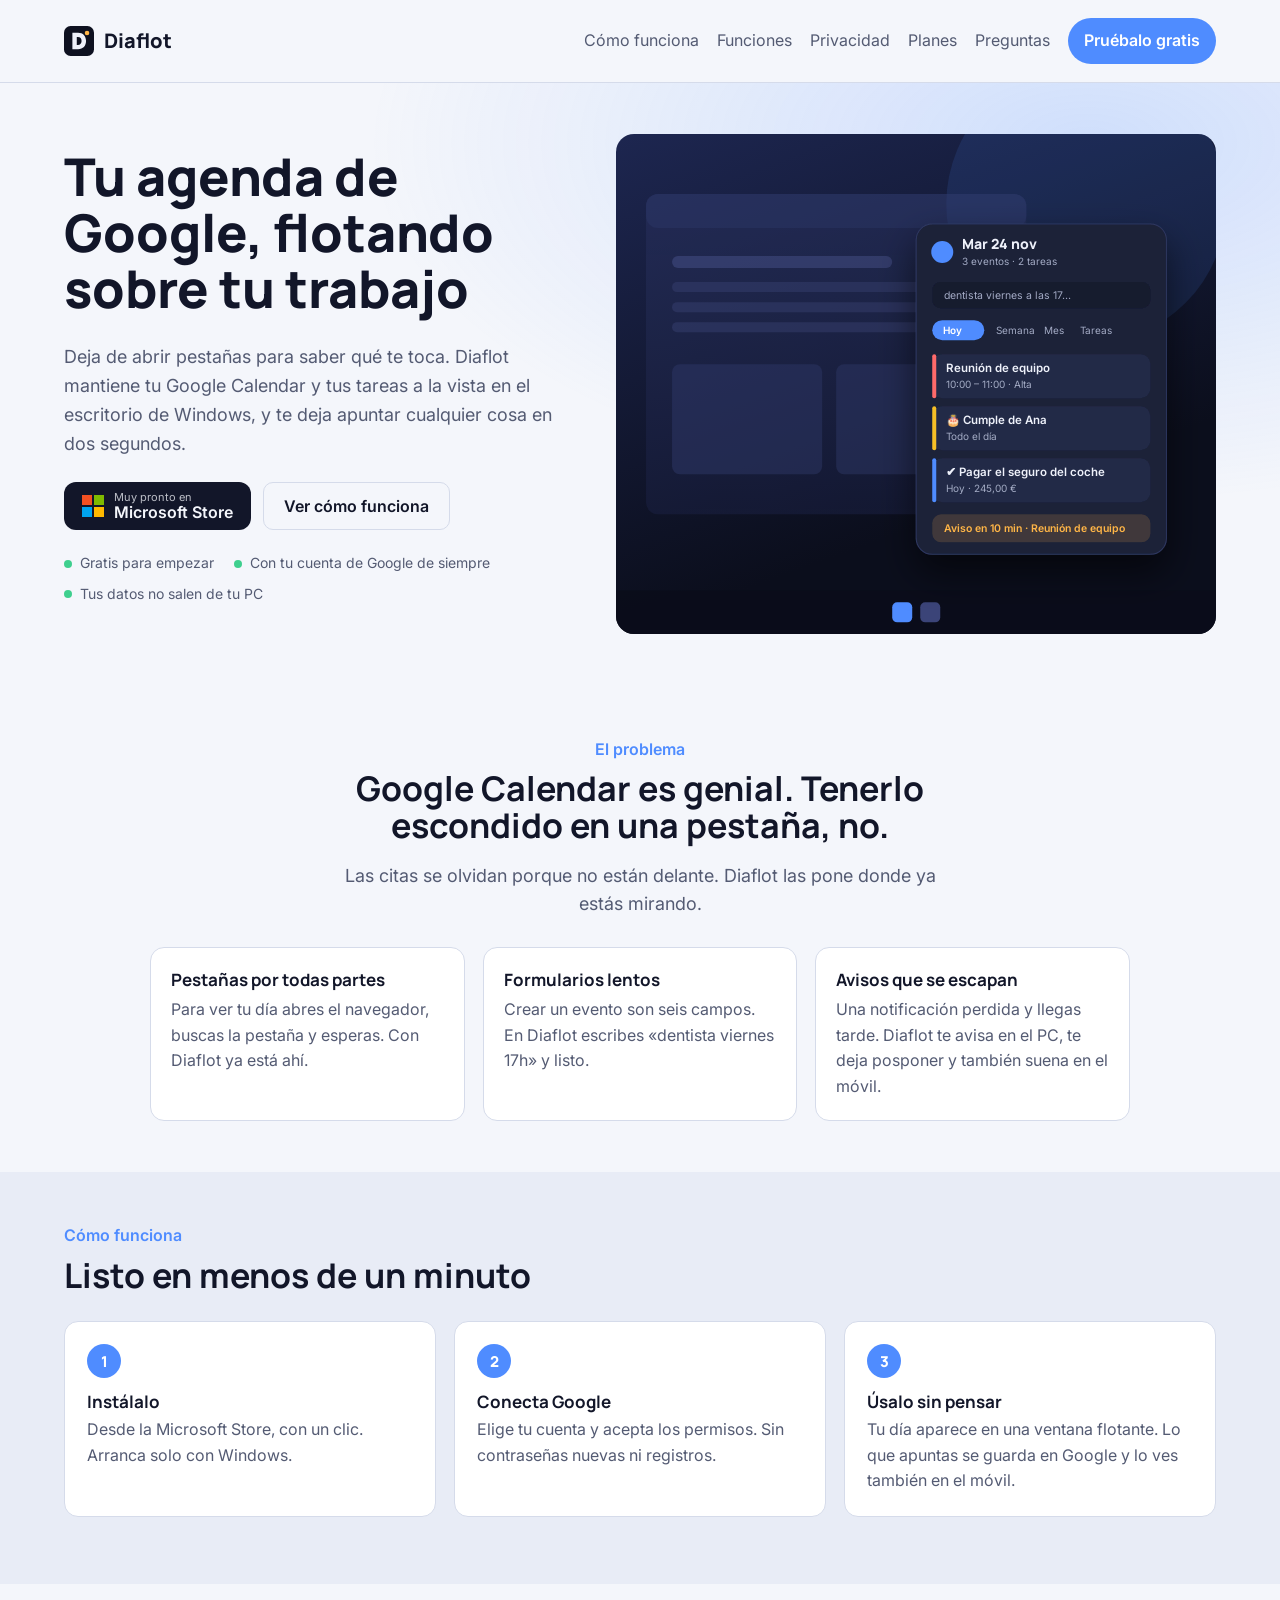
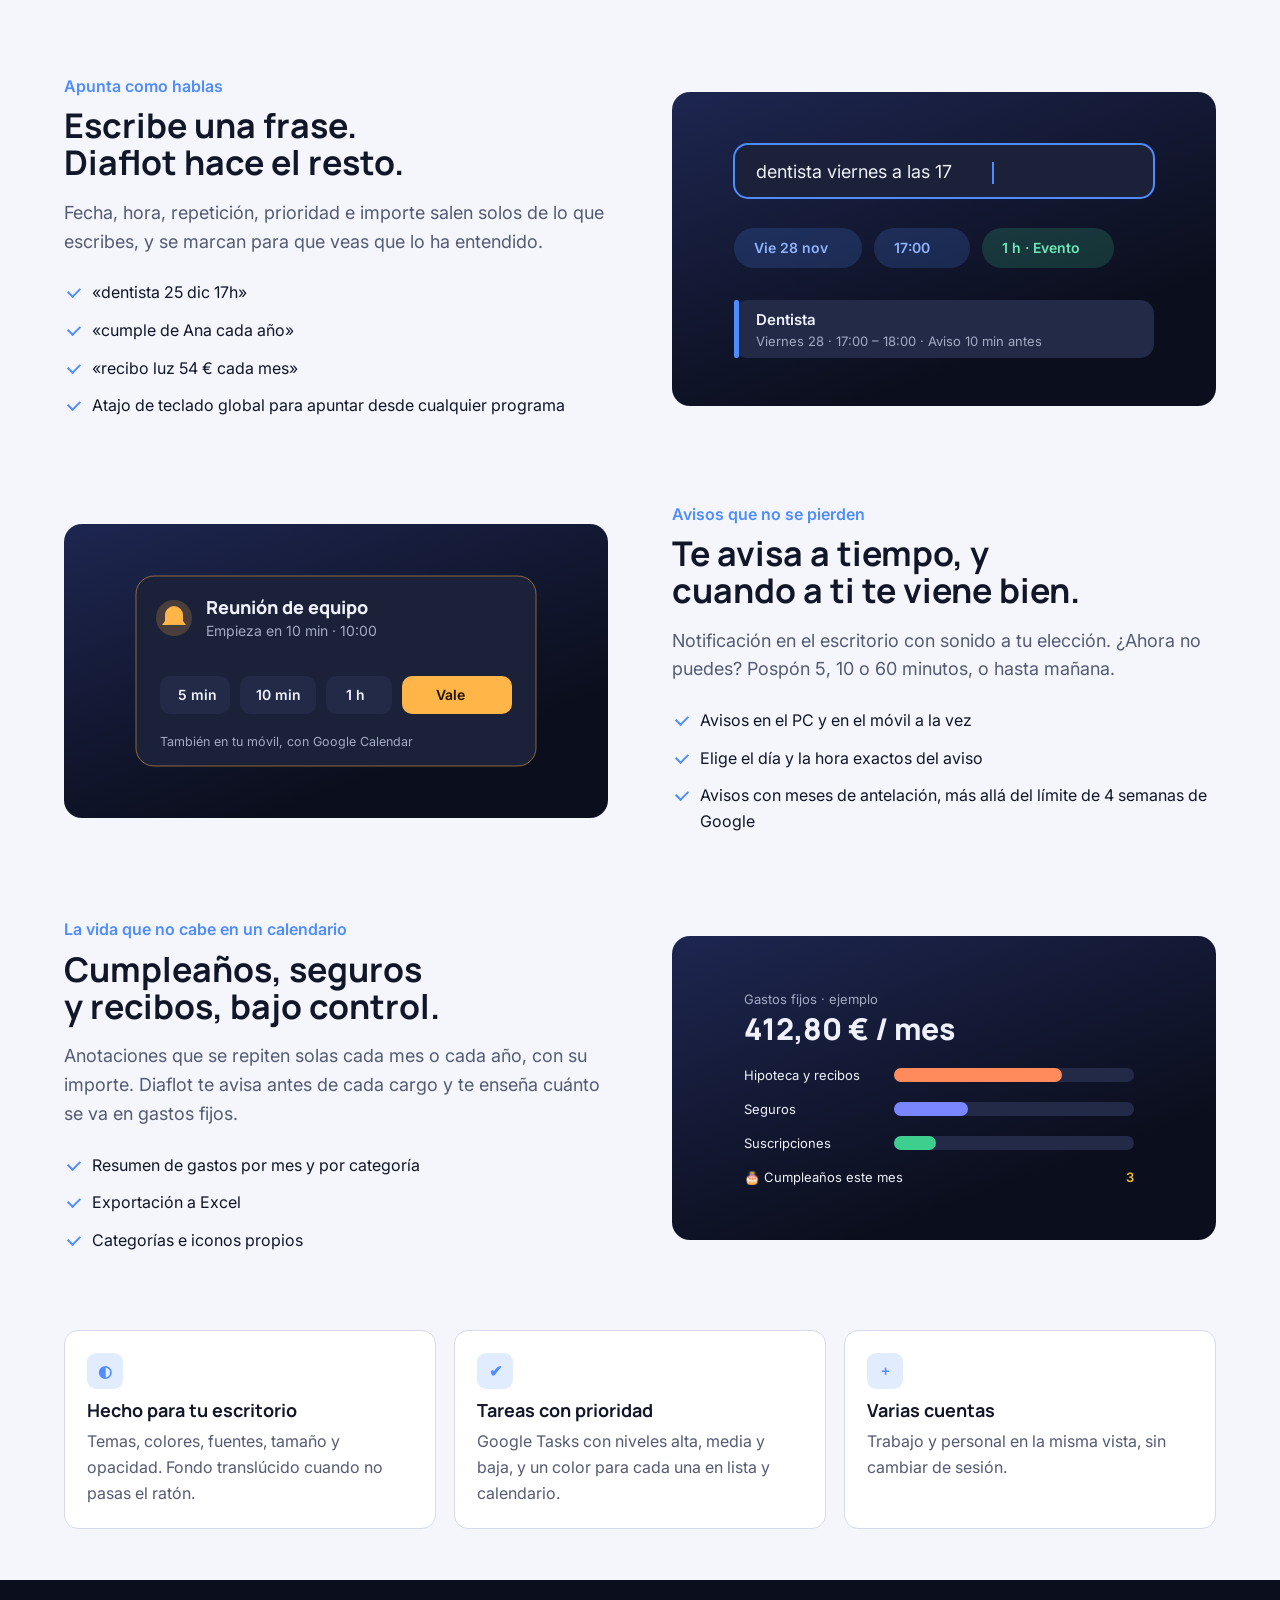
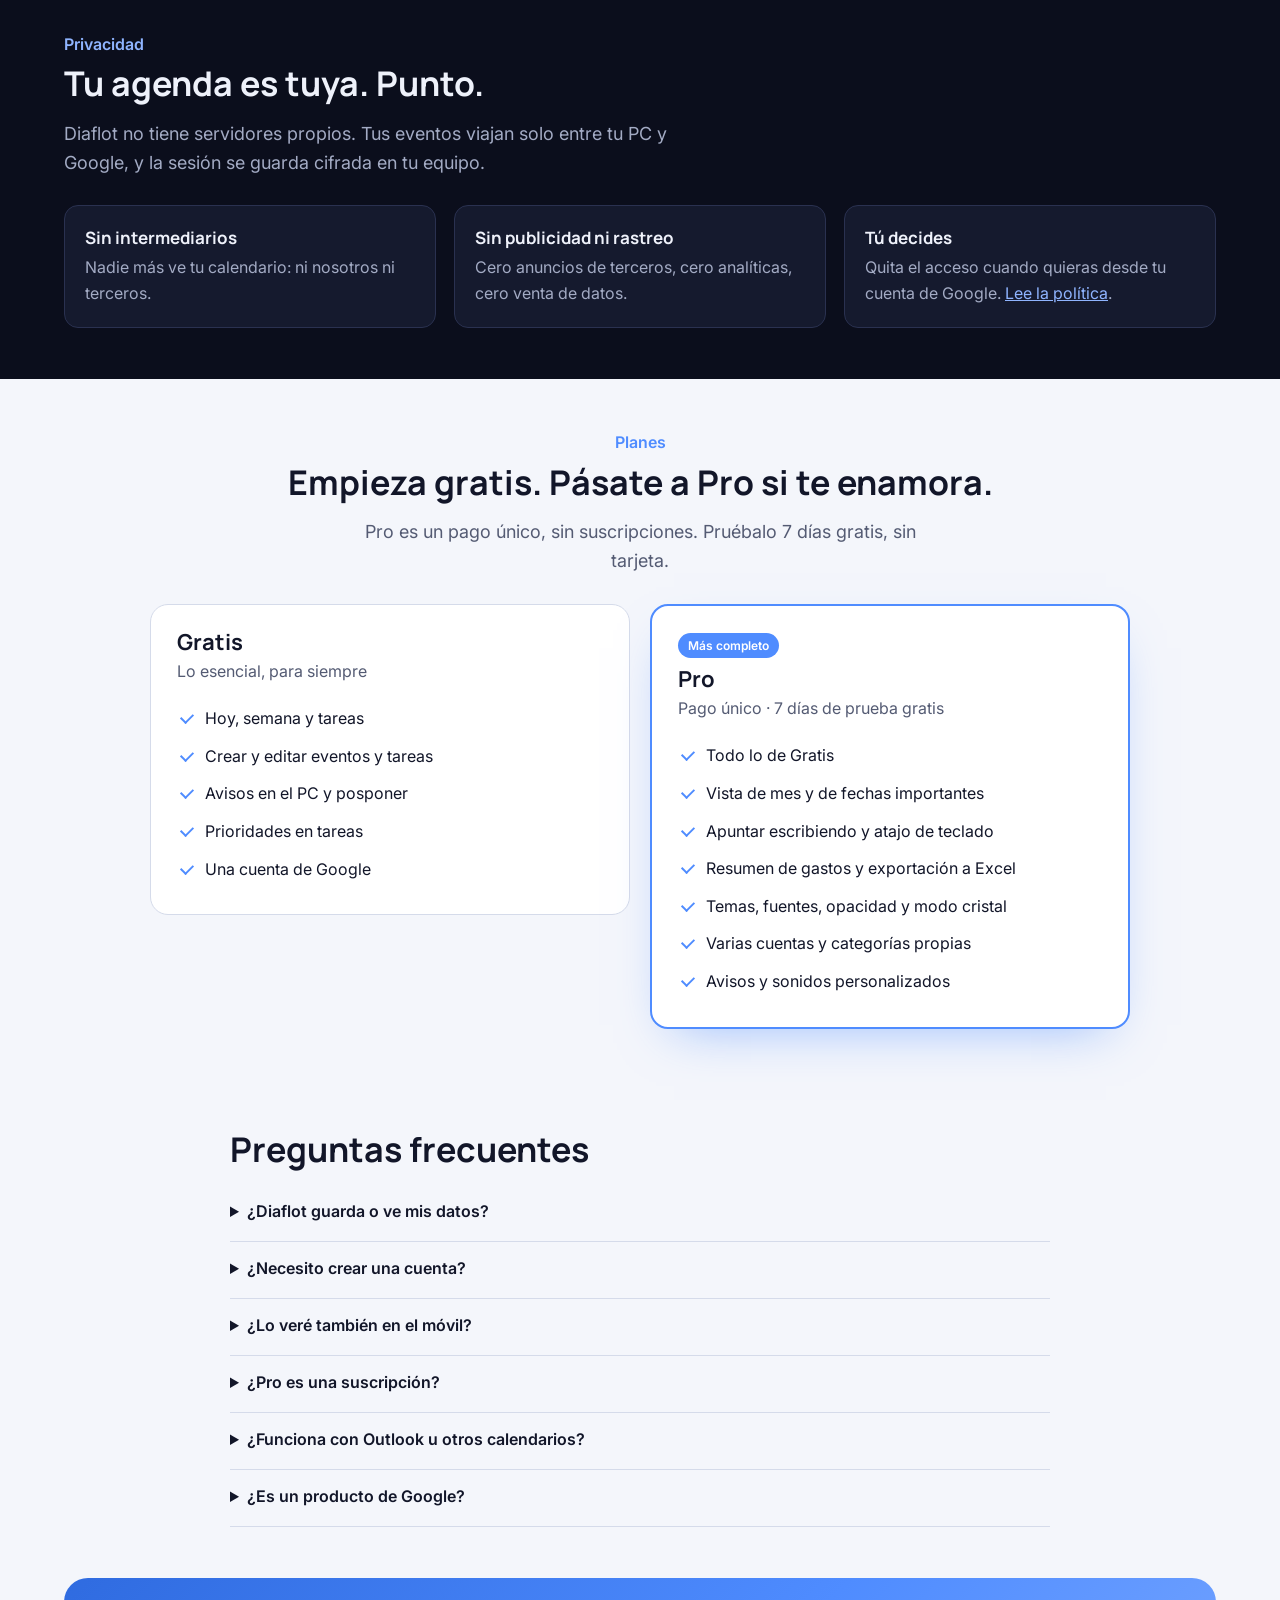
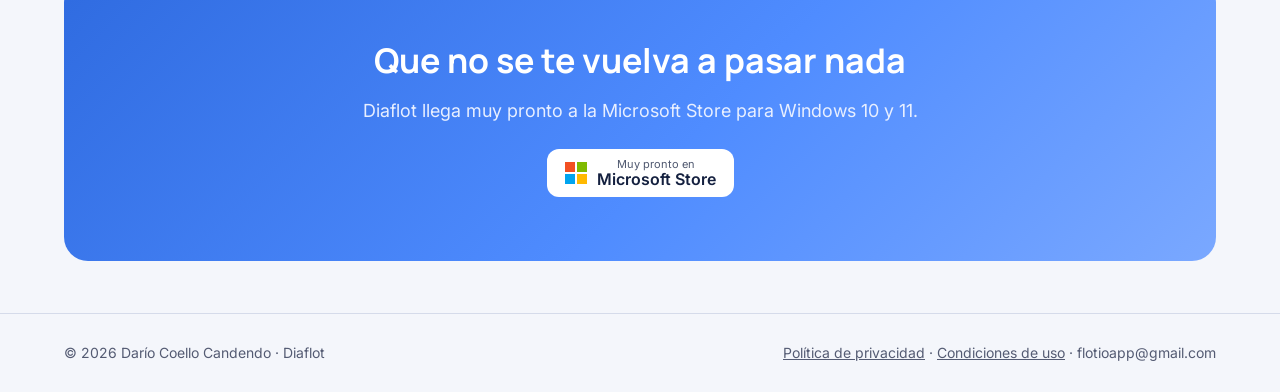
<file: index.html>
<!DOCTYPE html>
<html lang="es"><head><meta charset="utf-8"><meta name="viewport" content="width=device-width,initial-scale=1">
<link rel="preconnect" href="https://fonts.googleapis.com"><link href="https://fonts.googleapis.com/css2?family=Inter:wght@400;600&family=Manrope:wght@700;800&display=swap" rel="stylesheet">
<link rel="stylesheet" href="style.css">
<title>Diaflot – Agenda flotante</title><link rel="icon" href="favicon.svg" type="image/svg+xml"><link rel="apple-touch-icon" href="apple-touch-icon.png">
<meta name="description" content="Diaflot pone tu Google Calendar y Google Tasks en una agenda flotante sobre el escritorio de Windows. Apunta escribiendo como hablas y no vuelvas a olvidar nada.">
</head><body>
<header class="top"><a class="logo" href="index.html"><svg viewBox="0 0 1024 1024" aria-hidden="true"><rect width="1024" height="1024" rx="225" fill="#0e1120"/><path fill="#eef1fa" fill-rule="evenodd" d="M286 232H480C652 232 752 350 752 512C752 674 652 792 480 792H286Z M436 376H474C556 376 600 432 600 512C600 592 556 648 474 648H436Z"/><circle cx="786" cy="240" r="78" fill="#ffb547"/></svg> Diaflot</a><nav><a href="#como">Cómo funciona</a><a href="#funciones">Funciones</a><a href="#privacidad">Privacidad</a><a href="#planes">Planes</a><a href="#preguntas">Preguntas</a><a class="navcta" href="#planes">Pruébalo gratis</a></nav></header>
<main>
<section class="band hero-band"><div class="wrap hero">
 <div>
  <h1>Tu agenda de Google, flotando sobre tu trabajo</h1>
  <p class="lead">Deja de abrir pestañas para saber qué te toca. Diaflot mantiene tu Google Calendar y tus tareas a la vista en el escritorio de Windows, y te deja apuntar cualquier cosa en dos segundos.</p>
  <div class="cta"><a class="store" href="#planes"><svg width="22" height="22" viewBox="0 0 22 22" aria-hidden="true"><rect width="10" height="10" fill="#f25022"/><rect x="12" width="10" height="10" fill="#7fba00"/><rect y="12" width="10" height="10" fill="#00a4ef"/><rect x="12" y="12" width="10" height="10" fill="#ffb900"/></svg><span><small>Muy pronto en</small>Microsoft Store</span></a><a class="btn" href="#como">Ver cómo funciona</a></div>
  <ul class="trust"><li>Gratis para empezar</li><li>Con tu cuenta de Google de siempre</li><li>Tus datos no salen de tu PC</li></ul>
 </div>
 <div class="scene" role="img" aria-label="Agenda Diaflot flotando sobre un escritorio de Windows">
  <svg viewBox="0 0 600 500">
   <defs><linearGradient id="win" x1="0" y1="0" x2="0" y2="1"><stop offset="0" stop-color="#2a3360"/><stop offset="1" stop-color="#1a2042"/></linearGradient>
   <filter id="sh" x="-30%" y="-30%" width="160%" height="160%"><feDropShadow dx="0" dy="18" stdDeviation="18" flood-color="#000" flood-opacity=".55"/></filter></defs>
   <circle cx="470" cy="70" r="140" fill="#4f8cff" opacity=".12"/>
   <g opacity=".55"><rect x="30" y="60" width="380" height="320" rx="12" fill="url(#win)"/><rect x="30" y="60" width="380" height="34" rx="12" fill="#323c70"/>
   <rect x="56" y="122" width="220" height="12" rx="6" fill="#4a5590"/><rect x="56" y="148" width="300" height="10" rx="5" fill="#3b4478"/><rect x="56" y="168" width="270" height="10" rx="5" fill="#3b4478"/><rect x="56" y="188" width="310" height="10" rx="5" fill="#3b4478"/><rect x="56" y="230" width="150" height="110" rx="8" fill="#323c70"/><rect x="220" y="230" width="160" height="110" rx="8" fill="#323c70"/></g>
   <rect x="0" y="456" width="600" height="44" fill="#0a0d1a" opacity=".9"/><rect x="276" y="468" width="20" height="20" rx="5" fill="#4f8cff"/><rect x="304" y="468" width="20" height="20" rx="5" fill="#3b4478"/>
   <g class="float" filter="url(#sh)">
    <rect x="300" y="90" width="250" height="330" rx="16" fill="#1b2138" stroke="#2f3860"/>
    <circle cx="326" cy="118" r="11" fill="#4f8cff"/><text x="346" y="115" fill="#eef1fa" font-family="Manrope,sans-serif" font-weight="800" font-size="14">Mar 24 nov</text><text x="346" y="131" fill="#a3abc4" font-family="Inter,sans-serif" font-size="10">3 eventos · 2 tareas</text>
    <rect x="316" y="148" width="218" height="26" rx="8" fill="#151a2e"/><text x="328" y="165" fill="#a3abc4" font-family="Inter,sans-serif" font-size="10.5">dentista viernes a las 17…</text>
    <rect x="316" y="186" width="52" height="20" rx="10" fill="#4f8cff"/><text x="327" y="200" fill="#fff" font-family="Inter,sans-serif" font-size="10" font-weight="600">Hoy</text><text x="380" y="200" fill="#a3abc4" font-family="Inter,sans-serif" font-size="10">Semana</text><text x="428" y="200" fill="#a3abc4" font-family="Inter,sans-serif" font-size="10">Mes</text><text x="464" y="200" fill="#a3abc4" font-family="Inter,sans-serif" font-size="10">Tareas</text>
    <g font-family="Inter,sans-serif">
     <rect x="316" y="220" width="218" height="44" rx="10" fill="#222a47"/><rect x="316" y="220" width="4" height="44" rx="2" fill="#ff6b6b"/><text x="330" y="238" fill="#eef1fa" font-size="11.5" font-weight="600">Reunión de equipo</text><text x="330" y="254" fill="#a3abc4" font-size="10">10:00 – 11:00 · Alta</text>
     <rect x="316" y="272" width="218" height="44" rx="10" fill="#222a47"/><rect x="316" y="272" width="4" height="44" rx="2" fill="#f6bf26"/><text x="330" y="290" fill="#eef1fa" font-size="11.5" font-weight="600">🎂 Cumple de Ana</text><text x="330" y="306" fill="#a3abc4" font-size="10">Todo el día</text>
     <rect x="316" y="324" width="218" height="44" rx="10" fill="#222a47"/><rect x="316" y="324" width="4" height="44" rx="2" fill="#4f8cff"/><text x="330" y="342" fill="#eef1fa" font-size="11.5" font-weight="600">✔ Pagar el seguro del coche</text><text x="330" y="358" fill="#a3abc4" font-size="10">Hoy · 245,00 €</text>
    </g>
    <rect x="316" y="380" width="218" height="28" rx="9" fill="#ffb547" opacity=".16"/><text x="328" y="398" fill="#ffb547" font-family="Inter,sans-serif" font-size="10.5" font-weight="600">Aviso en 10 min · Reunión de equipo</text>
   </g>
  </svg>
 </div>
</div></section>

<section class="band"><div class="wrap center" style="max-width:980px">
 <p class="kicker">El problema</p>
 <h2>Google Calendar es genial. Tenerlo escondido en una pestaña, no.</h2>
 <p class="lead">Las citas se olvidan porque no están delante. Diaflot las pone donde ya estás mirando.</p>
 <div class="pain" style="text-align:left">
  <div><b>Pestañas por todas partes</b><p>Para ver tu día abres el navegador, buscas la pestaña y esperas. Con Diaflot ya está ahí.</p></div>
  <div><b>Formularios lentos</b><p>Crear un evento son seis campos. En Diaflot escribes «dentista viernes 17h» y listo.</p></div>
  <div><b>Avisos que se escapan</b><p>Una notificación perdida y llegas tarde. Diaflot te avisa en el PC, te deja posponer y también suena en el móvil.</p></div>
 </div>
</div></section>

<section class="band" id="como" style="background:var(--bg2)"><div class="wrap">
 <p class="kicker">Cómo funciona</p>
 <h2>Listo en menos de un minuto</h2>
 <ol class="steps">
  <li><b>Instálalo</b><p>Desde la Microsoft Store, con un clic. Arranca solo con Windows.</p></li>
  <li><b>Conecta Google</b><p>Elige tu cuenta y acepta los permisos. Sin contraseñas nuevas ni registros.</p></li>
  <li><b>Úsalo sin pensar</b><p>Tu día aparece en una ventana flotante. Lo que apuntas se guarda en Google y lo ves también en el móvil.</p></li>
 </ol>
</div></section>

<section class="band" id="funciones"><div class="wrap">
 <div class="split">
  <div>
   <p class="kicker">Apunta como hablas</p>
   <h2>Escribe una frase. Diaflot hace el resto.</h2>
   <p class="lead">Fecha, hora, repetición, prioridad e importe salen solos de lo que escribes, y se marcan para que veas que lo ha entendido.</p>
   <ul class="ticks"><li>«dentista 25 dic 17h»</li><li>«cumple de Ana cada año»</li><li>«recibo luz 54 € cada mes»</li><li>Atajo de teclado global para apuntar desde cualquier programa</li></ul>
  </div>
  <div class="vis"><svg viewBox="0 0 440 250" role="img" aria-label="Frase escrita y los datos que Diaflot detecta">
   <rect x="10" y="20" width="420" height="54" rx="14" fill="#1b2138" stroke="#4f8cff" stroke-width="2"/>
   <text x="32" y="54" fill="#eef1fa" font-family="Inter,sans-serif" font-size="18">dentista viernes a las 17</text><rect x="268" y="38" width="2" height="22" fill="#4f8cff"/>
   <g font-family="Inter,sans-serif" font-size="14" font-weight="600">
    <rect x="10" y="104" width="128" height="40" rx="20" fill="#4f8cff" opacity=".18"/><text x="30" y="129" fill="#8fb4ff">Vie 28 nov</text>
    <rect x="150" y="104" width="96" height="40" rx="20" fill="#4f8cff" opacity=".18"/><text x="170" y="129" fill="#8fb4ff">17:00</text>
    <rect x="258" y="104" width="132" height="40" rx="20" fill="#3ecf8e" opacity=".18"/><text x="278" y="129" fill="#6ee7b7">1 h · Evento</text>
   </g>
   <rect x="10" y="176" width="420" height="58" rx="14" fill="#222a47"/><rect x="10" y="176" width="5" height="58" rx="2" fill="#4f8cff"/>
   <text x="32" y="201" fill="#eef1fa" font-family="Inter,sans-serif" font-size="15" font-weight="600">Dentista</text><text x="32" y="222" fill="#a3abc4" font-family="Inter,sans-serif" font-size="13">Viernes 28 · 17:00 – 18:00 · Aviso 10 min antes</text>
  </svg></div>
 </div>

 <div class="split rev">
  <div>
   <p class="kicker">Avisos que no se pierden</p>
   <h2>Te avisa a tiempo, y cuando a ti te viene bien.</h2>
   <p class="lead">Notificación en el escritorio con sonido a tu elección. ¿Ahora no puedes? Pospón 5, 10 o 60 minutos, o hasta mañana.</p>
   <ul class="ticks"><li>Avisos en el PC y en el móvil a la vez</li><li>Elige el día y la hora exactos del aviso</li><li>Avisos con meses de antelación, más allá del límite de 4 semanas de Google</li></ul>
  </div>
  <div class="vis"><svg viewBox="0 0 440 230" role="img" aria-label="Aviso de Diaflot con opciones para posponer">
   <rect x="20" y="20" width="400" height="190" rx="18" fill="#1b2138" stroke="#ffb547" stroke-opacity=".5"/>
   <circle cx="58" cy="62" r="18" fill="#ffb547" opacity=".2"/><path d="M58 50a9 9 0 0 0-9 9v6l-3 4h24l-3-4v-6a9 9 0 0 0-9-9z" fill="#ffb547"/>
   <text x="90" y="58" fill="#eef1fa" font-family="Manrope,sans-serif" font-size="18" font-weight="800">Reunión de equipo</text><text x="90" y="80" fill="#a3abc4" font-family="Inter,sans-serif" font-size="14">Empieza en 10 min · 10:00</text>
   <g font-family="Inter,sans-serif" font-size="14" font-weight="600">
    <rect x="44" y="120" width="70" height="38" rx="10" fill="#222a47"/><text x="62" y="144" fill="#eef1fa">5 min</text>
    <rect x="124" y="120" width="76" height="38" rx="10" fill="#222a47"/><text x="140" y="144" fill="#eef1fa">10 min</text>
    <rect x="210" y="120" width="66" height="38" rx="10" fill="#222a47"/><text x="230" y="144" fill="#eef1fa">1 h</text>
    <rect x="286" y="120" width="110" height="38" rx="10" fill="#ffb547"/><text x="320" y="144" fill="#1b1305">Vale</text>
   </g>
   <text x="44" y="190" fill="#a3abc4" font-family="Inter,sans-serif" font-size="12.5">También en tu móvil, con Google Calendar</text>
  </svg></div>
 </div>

 <div class="split">
  <div>
   <p class="kicker">La vida que no cabe en un calendario</p>
   <h2>Cumpleaños, seguros y recibos, bajo control.</h2>
   <p class="lead">Anotaciones que se repiten solas cada mes o cada año, con su importe. Diaflot te avisa antes de cada cargo y te enseña cuánto se va en gastos fijos.</p>
   <ul class="ticks"><li>Resumen de gastos por mes y por categoría</li><li>Exportación a Excel</li><li>Categorías e iconos propios</li></ul>
  </div>
  <div class="vis"><svg viewBox="0 0 440 240" role="img" aria-label="Resumen mensual de gastos fijos">
   <text x="20" y="36" fill="#a3abc4" font-family="Inter,sans-serif" font-size="13">Gastos fijos · ejemplo</text>
   <text x="20" y="72" fill="#eef1fa" font-family="Manrope,sans-serif" font-size="30" font-weight="800">412,80 € / mes</text>
   <g font-family="Inter,sans-serif" font-size="13">
    <text x="20" y="112" fill="#eef1fa">Hipoteca y recibos</text><rect x="170" y="100" width="240" height="14" rx="7" fill="#222a47"/><rect x="170" y="100" width="168" height="14" rx="7" fill="#ff8a5c"/>
    <text x="20" y="146" fill="#eef1fa">Seguros</text><rect x="170" y="134" width="240" height="14" rx="7" fill="#222a47"/><rect x="170" y="134" width="74" height="14" rx="7" fill="#7986ff"/>
    <text x="20" y="180" fill="#eef1fa">Suscripciones</text><rect x="170" y="168" width="240" height="14" rx="7" fill="#222a47"/><rect x="170" y="168" width="42" height="14" rx="7" fill="#3ecf8e"/>
    <text x="20" y="214" fill="#eef1fa">🎂 Cumpleaños este mes</text><text x="410" y="214" fill="#f6bf26" text-anchor="end" font-weight="600">3</text>
   </g>
  </svg></div>
 </div>

 <div class="feats" style="margin-top:32px">
  <div class="feat"><div class="ico">◐</div><h3>Hecho para tu escritorio</h3><p>Temas, colores, fuentes, tamaño y opacidad. Fondo translúcido cuando no pasas el ratón.</p></div>
  <div class="feat"><div class="ico">✔</div><h3>Tareas con prioridad</h3><p>Google Tasks con niveles alta, media y baja, y un color para cada una en lista y calendario.</p></div>
  <div class="feat"><div class="ico">+</div><h3>Varias cuentas</h3><p>Trabajo y personal en la misma vista, sin cambiar de sesión.</p></div>
 </div>
</div></section>

<section class="band privacy" id="privacidad"><div class="wrap">
 <p class="kicker" style="color:#8fb4ff">Privacidad</p>
 <h2>Tu agenda es tuya. Punto.</h2>
 <p class="lead">Diaflot no tiene servidores propios. Tus eventos viajan solo entre tu PC y Google, y la sesión se guarda cifrada en tu equipo.</p>
 <div class="pain">
  <div><b>Sin intermediarios</b><p>Nadie más ve tu calendario: ni nosotros ni terceros.</p></div>
  <div><b>Sin publicidad ni rastreo</b><p>Cero anuncios de terceros, cero analíticas, cero venta de datos.</p></div>
  <div><b>Tú decides</b><p>Quita el acceso cuando quieras desde tu cuenta de Google. <a href="privacidad.html" style="color:#8fb4ff">Lee la política</a>.</p></div>
 </div>
</div></section>

<section class="band" id="planes"><div class="wrap center" style="max-width:980px">
 <p class="kicker">Planes</p>
 <h2>Empieza gratis. Pásate a Pro si te enamora.</h2>
 <p class="lead">Pro es un pago único, sin suscripciones. Pruébalo 7 días gratis, sin tarjeta.</p>
 <div class="plans" style="text-align:left">
  <div class="plan"><h3>Gratis</h3><p class="sub">Lo esencial, para siempre</p><ul class="ticks"><li>Hoy, semana y tareas</li><li>Crear y editar eventos y tareas</li><li>Avisos en el PC y posponer</li><li>Prioridades en tareas</li><li>Una cuenta de Google</li></ul></div>
  <div class="plan best"><span class="tag">Más completo</span><h3>Pro</h3><p class="sub">Pago único · 7 días de prueba gratis</p><ul class="ticks"><li>Todo lo de Gratis</li><li>Vista de mes y de fechas importantes</li><li>Apuntar escribiendo y atajo de teclado</li><li>Resumen de gastos y exportación a Excel</li><li>Temas, fuentes, opacidad y modo cristal</li><li>Varias cuentas y categorías propias</li><li>Avisos y sonidos personalizados</li></ul></div>
 </div>
</div></section>

<section class="band faq" id="preguntas"><div class="wrap" style="max-width:820px">
 <h2>Preguntas frecuentes</h2>
 <details><summary>¿Diaflot guarda o ve mis datos?</summary><p>No. Tus eventos y tareas viajan solo entre tu PC y Google, y la sesión se guarda cifrada en tu equipo. Lo detallamos en la <a href="privacidad.html">política de privacidad</a>.</p></details>
 <details><summary>¿Necesito crear una cuenta?</summary><p>No. Inicias sesión con tu cuenta de Google de siempre, en un par de clics.</p></details>
 <details><summary>¿Lo veré también en el móvil?</summary><p>Sí. Todo lo que apuntas se guarda en Google, así que aparece en la app de Google Calendar de tu móvil y te llegan sus avisos.</p></details>
 <details><summary>¿Pro es una suscripción?</summary><p>No. Es un único pago en la Microsoft Store, y antes puedes probarlo 7 días gratis.</p></details>
 <details><summary>¿Funciona con Outlook u otros calendarios?</summary><p>Por ahora Diaflot trabaja con Google Calendar y Google Tasks.</p></details>
 <details><summary>¿Es un producto de Google?</summary><p>No. Diaflot es una app independiente que usa los servicios de Google con tu permiso.</p></details>
</div></section>

<section class="final">
 <h2>Que no se te vuelva a pasar nada</h2>
 <p class="lead">Diaflot llega muy pronto a la Microsoft Store para Windows 10 y 11.</p>
 <div class="cta" style="justify-content:center"><a class="store" href="#planes"><svg width="22" height="22" viewBox="0 0 22 22" aria-hidden="true"><rect width="10" height="10" fill="#f25022"/><rect x="12" width="10" height="10" fill="#7fba00"/><rect y="12" width="10" height="10" fill="#00a4ef"/><rect x="12" y="12" width="10" height="10" fill="#ffb900"/></svg><span><small>Muy pronto en</small>Microsoft Store</span></a></div>
</section>
</main>
<footer><span>© 2026 Darío Coello Candendo · Diaflot</span><span><a href="privacidad.html">Política de privacidad</a> · <a href="condiciones.html">Condiciones de uso</a> · flotioapp@gmail.com</span></footer>
</body></html>
</file>
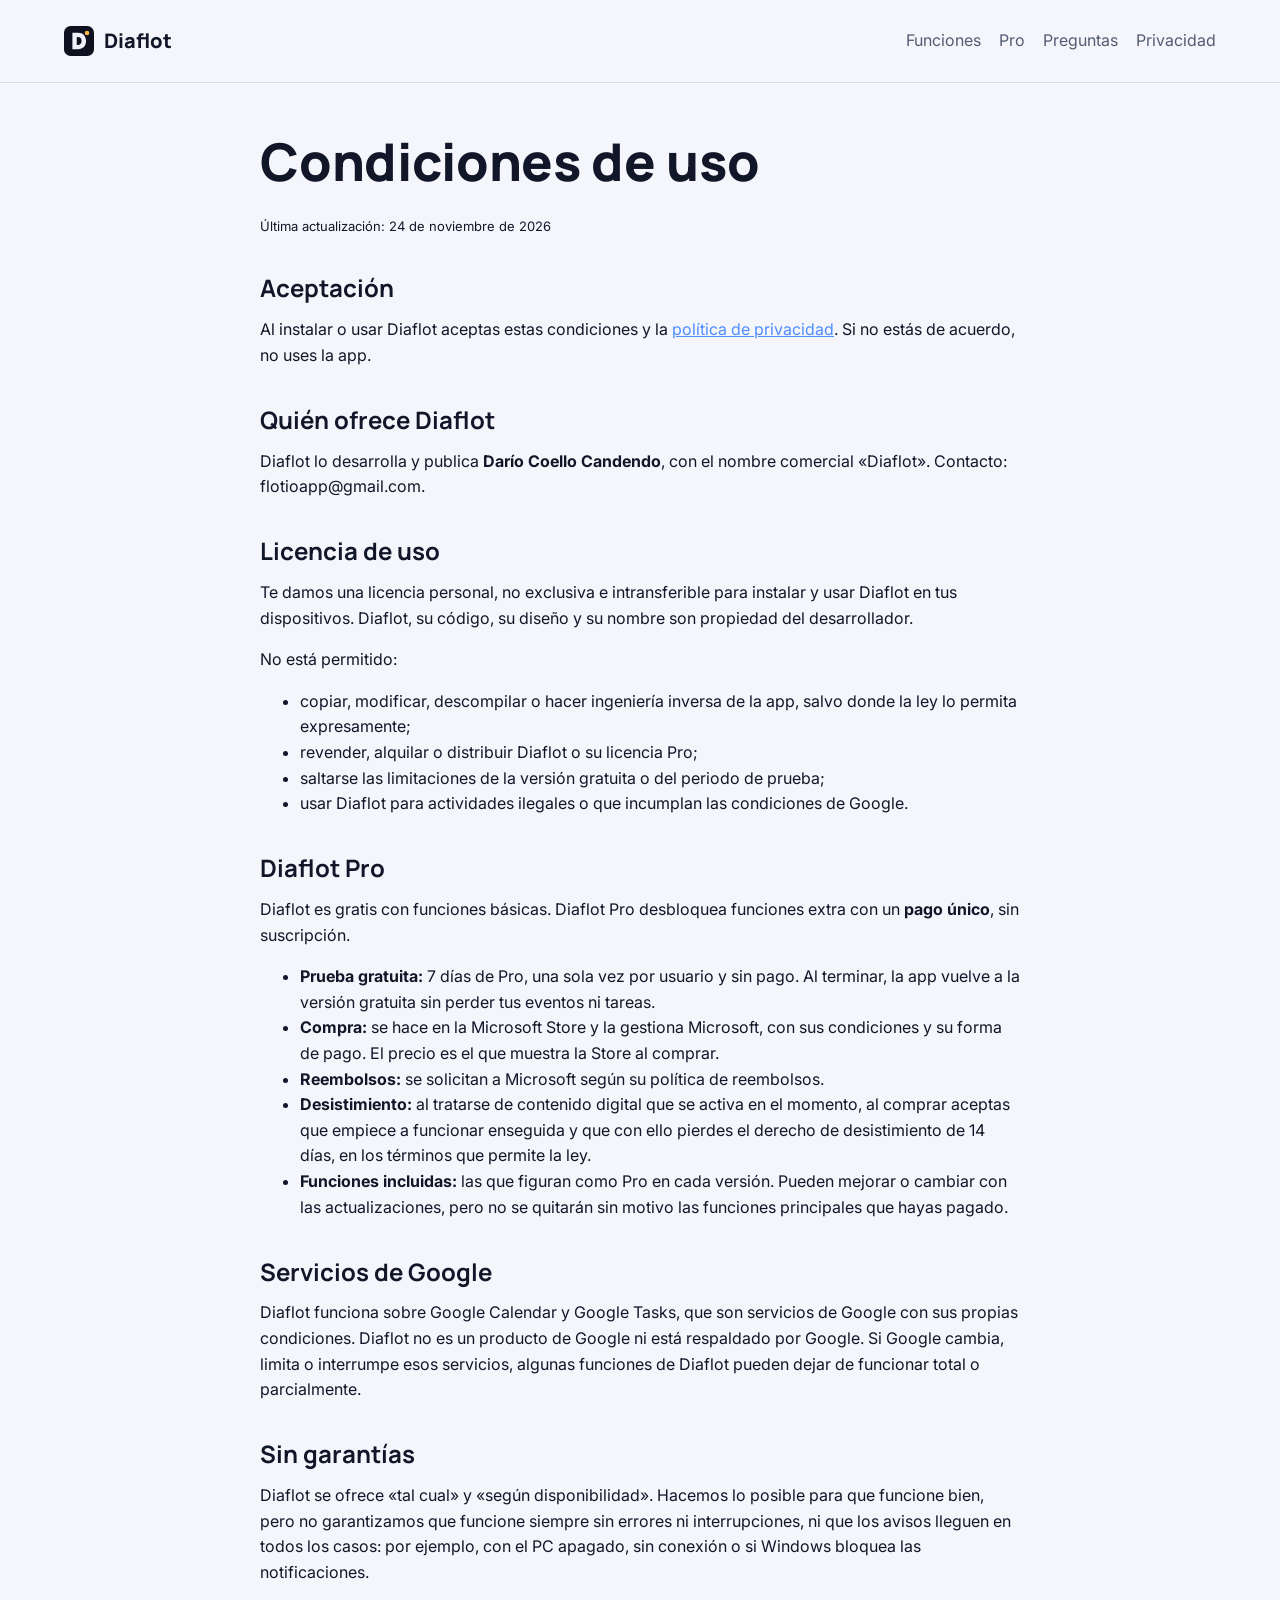
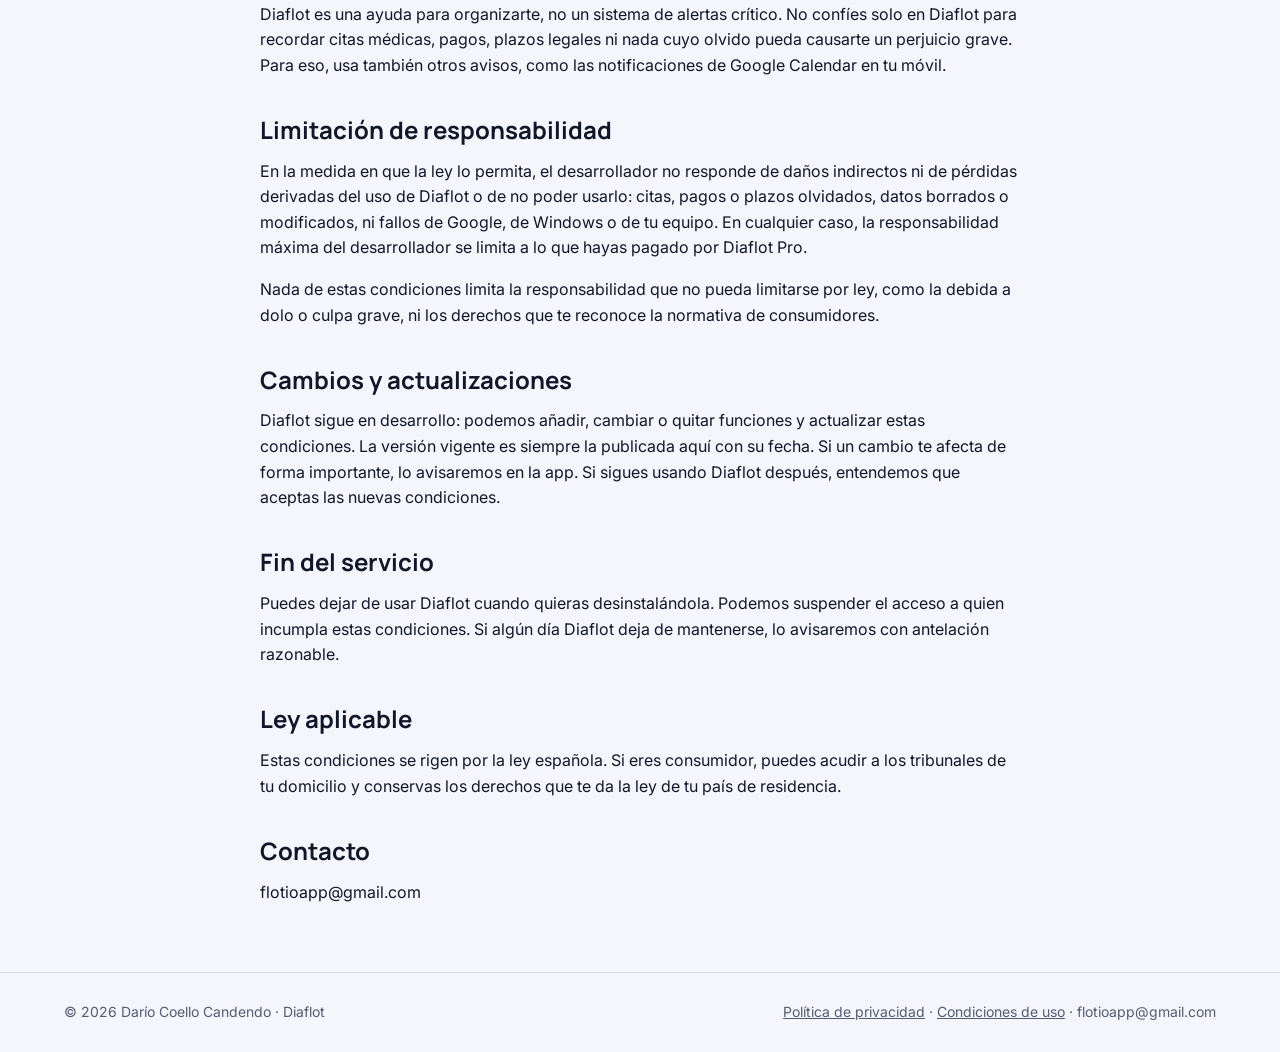
<file: condiciones.html>
<!DOCTYPE html>
<html lang="es"><head><meta charset="utf-8"><meta name="viewport" content="width=device-width,initial-scale=1">
<link rel="preconnect" href="https://fonts.googleapis.com"><link href="https://fonts.googleapis.com/css2?family=Inter:wght@400;600&family=Manrope:wght@700;800&display=swap" rel="stylesheet">
<link rel="stylesheet" href="style.css">
<title>Diaflot – Condiciones</title><link rel="icon" href="favicon.svg" type="image/svg+xml"><link rel="apple-touch-icon" href="apple-touch-icon.png"></head><body>
<header class="top"><a class="logo" href="index.html"><svg viewBox="0 0 1024 1024" aria-hidden="true"><rect width="1024" height="1024" rx="225" fill="#0e1120"/><path fill="#eef1fa" fill-rule="evenodd" d="M286 232H480C652 232 752 350 752 512C752 674 652 792 480 792H286Z M436 376H474C556 376 600 432 600 512C600 592 556 648 474 648H436Z"/><circle cx="786" cy="240" r="78" fill="#ffb547"/></svg> Diaflot</a><nav><a href="index.html#funciones">Funciones</a><a href="index.html#pro">Pro</a><a href="index.html#preguntas">Preguntas</a><a href="privacidad.html">Privacidad</a></nav></header>
<main class="band"><article class="legal">
<h1>Condiciones de uso</h1>
<p class="note">Última actualización: 24 de noviembre de 2026</p>
<h2>Aceptación</h2>
<p>Al instalar o usar Diaflot aceptas estas condiciones y la <a href="privacidad.html">política de privacidad</a>. Si no estás de acuerdo, no uses la app.</p>
<h2>Quién ofrece Diaflot</h2>
<p>Diaflot lo desarrolla y publica <strong>Darío Coello Candendo</strong>, con el nombre comercial «Diaflot». Contacto: flotioapp@gmail.com.</p>
<h2>Licencia de uso</h2>
<p>Te damos una licencia personal, no exclusiva e intransferible para instalar y usar Diaflot en tus dispositivos. Diaflot, su código, su diseño y su nombre son propiedad del desarrollador.</p>
<p>No está permitido:</p>
<ul><li>copiar, modificar, descompilar o hacer ingeniería inversa de la app, salvo donde la ley lo permita expresamente;</li><li>revender, alquilar o distribuir Diaflot o su licencia Pro;</li><li>saltarse las limitaciones de la versión gratuita o del periodo de prueba;</li><li>usar Diaflot para actividades ilegales o que incumplan las condiciones de Google.</li></ul>
<h2>Diaflot Pro</h2>
<p>Diaflot es gratis con funciones básicas. Diaflot Pro desbloquea funciones extra con un <strong>pago único</strong>, sin suscripción.</p>
<ul><li><strong>Prueba gratuita:</strong> 7 días de Pro, una sola vez por usuario y sin pago. Al terminar, la app vuelve a la versión gratuita sin perder tus eventos ni tareas.</li><li><strong>Compra:</strong> se hace en la Microsoft Store y la gestiona Microsoft, con sus condiciones y su forma de pago. El precio es el que muestra la Store al comprar.</li><li><strong>Reembolsos:</strong> se solicitan a Microsoft según su política de reembolsos.</li><li><strong>Desistimiento:</strong> al tratarse de contenido digital que se activa en el momento, al comprar aceptas que empiece a funcionar enseguida y que con ello pierdes el derecho de desistimiento de 14 días, en los términos que permite la ley.</li><li><strong>Funciones incluidas:</strong> las que figuran como Pro en cada versión. Pueden mejorar o cambiar con las actualizaciones, pero no se quitarán sin motivo las funciones principales que hayas pagado.</li></ul>
<h2>Servicios de Google</h2>
<p>Diaflot funciona sobre Google Calendar y Google Tasks, que son servicios de Google con sus propias condiciones. Diaflot no es un producto de Google ni está respaldado por Google. Si Google cambia, limita o interrumpe esos servicios, algunas funciones de Diaflot pueden dejar de funcionar total o parcialmente.</p>
<h2>Sin garantías</h2>
<p>Diaflot se ofrece «tal cual» y «según disponibilidad». Hacemos lo posible para que funcione bien, pero no garantizamos que funcione siempre sin errores ni interrupciones, ni que los avisos lleguen en todos los casos: por ejemplo, con el PC apagado, sin conexión o si Windows bloquea las notificaciones.</p>
<p>Diaflot es una ayuda para organizarte, no un sistema de alertas crítico. No confíes solo en Diaflot para recordar citas médicas, pagos, plazos legales ni nada cuyo olvido pueda causarte un perjuicio grave. Para eso, usa también otros avisos, como las notificaciones de Google Calendar en tu móvil.</p>
<h2>Limitación de responsabilidad</h2>
<p>En la medida en que la ley lo permita, el desarrollador no responde de daños indirectos ni de pérdidas derivadas del uso de Diaflot o de no poder usarlo: citas, pagos o plazos olvidados, datos borrados o modificados, ni fallos de Google, de Windows o de tu equipo. En cualquier caso, la responsabilidad máxima del desarrollador se limita a lo que hayas pagado por Diaflot Pro.</p>
<p>Nada de estas condiciones limita la responsabilidad que no pueda limitarse por ley, como la debida a dolo o culpa grave, ni los derechos que te reconoce la normativa de consumidores.</p>
<h2>Cambios y actualizaciones</h2>
<p>Diaflot sigue en desarrollo: podemos añadir, cambiar o quitar funciones y actualizar estas condiciones. La versión vigente es siempre la publicada aquí con su fecha. Si un cambio te afecta de forma importante, lo avisaremos en la app. Si sigues usando Diaflot después, entendemos que aceptas las nuevas condiciones.</p>
<h2>Fin del servicio</h2>
<p>Puedes dejar de usar Diaflot cuando quieras desinstalándola. Podemos suspender el acceso a quien incumpla estas condiciones. Si algún día Diaflot deja de mantenerse, lo avisaremos con antelación razonable.</p>
<h2>Ley aplicable</h2>
<p>Estas condiciones se rigen por la ley española. Si eres consumidor, puedes acudir a los tribunales de tu domicilio y conservas los derechos que te da la ley de tu país de residencia.</p>
<h2>Contacto</h2>
<p>flotioapp@gmail.com</p>
</article></main>
<footer><span>© 2026 Darío Coello Candendo · Diaflot</span><span><a href="privacidad.html">Política de privacidad</a> · <a href="condiciones.html">Condiciones de uso</a> · flotioapp@gmail.com</span></footer>
</body></html>
</file>
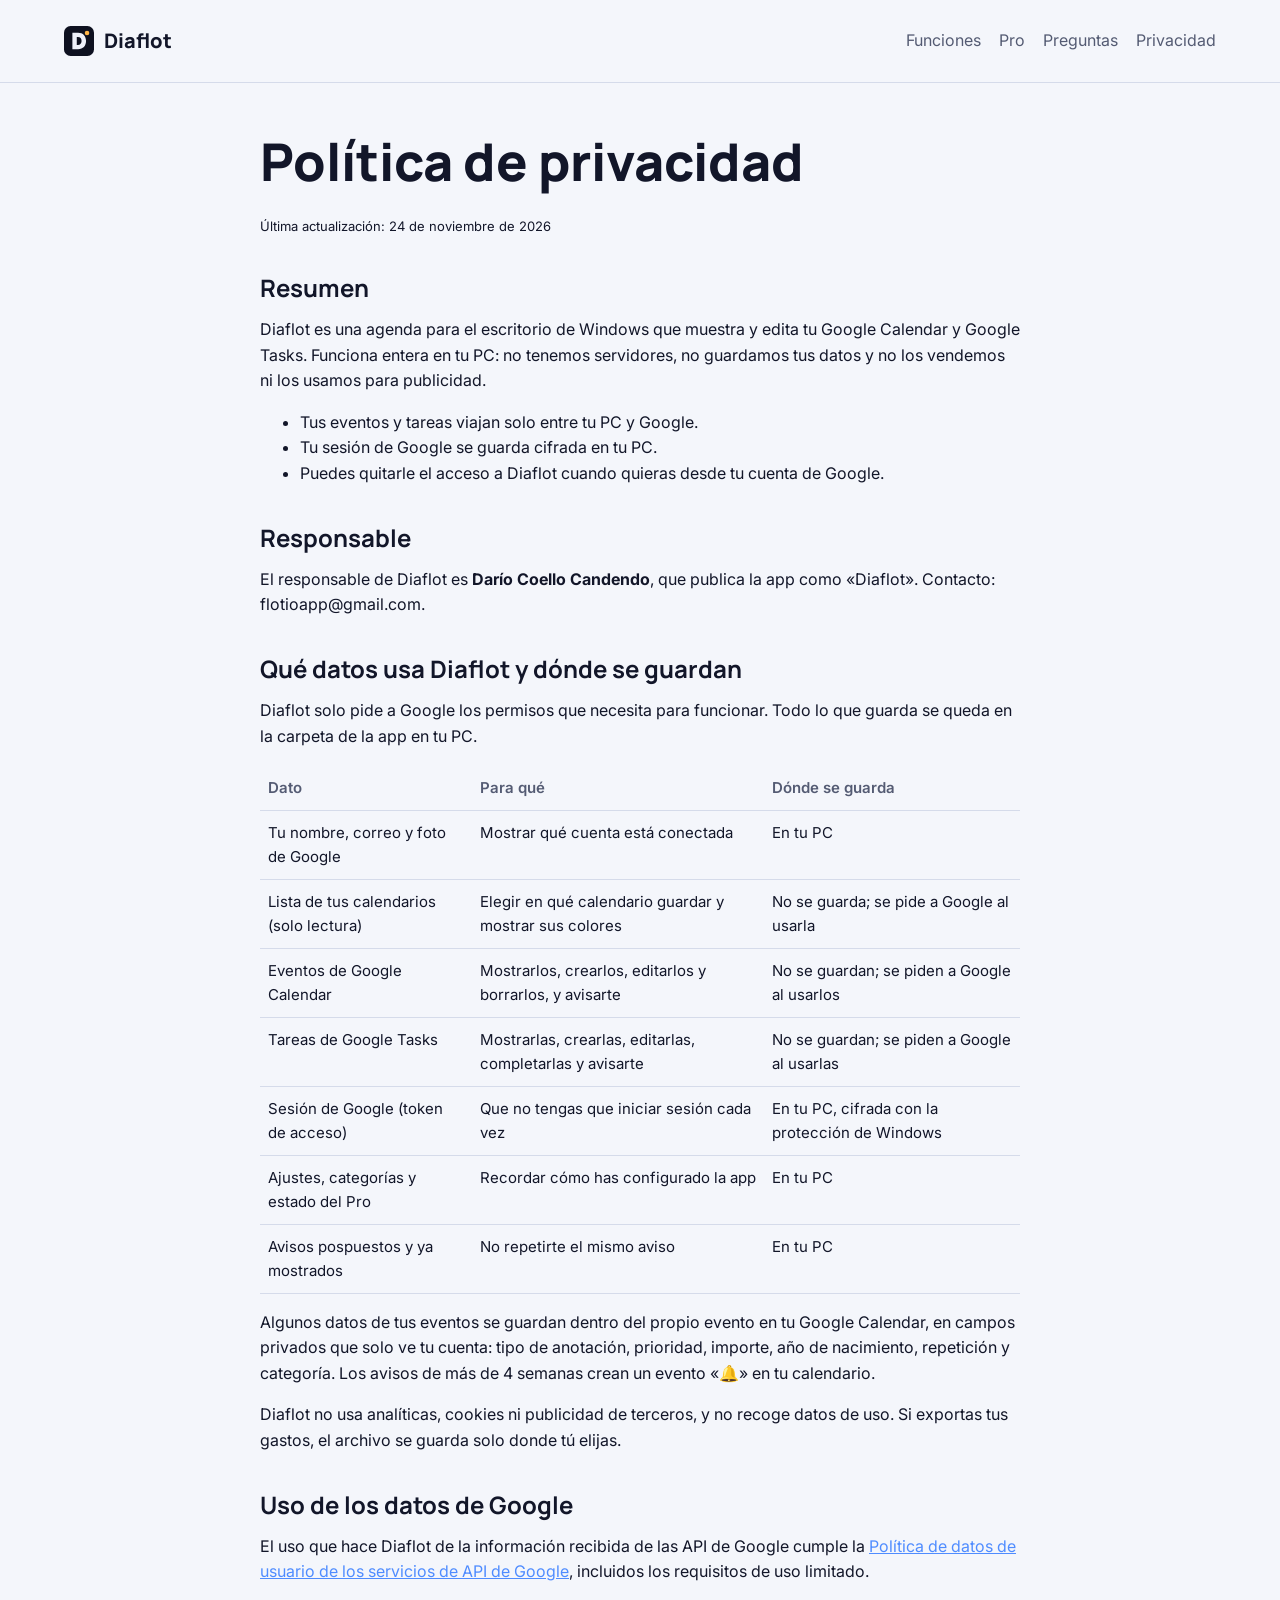
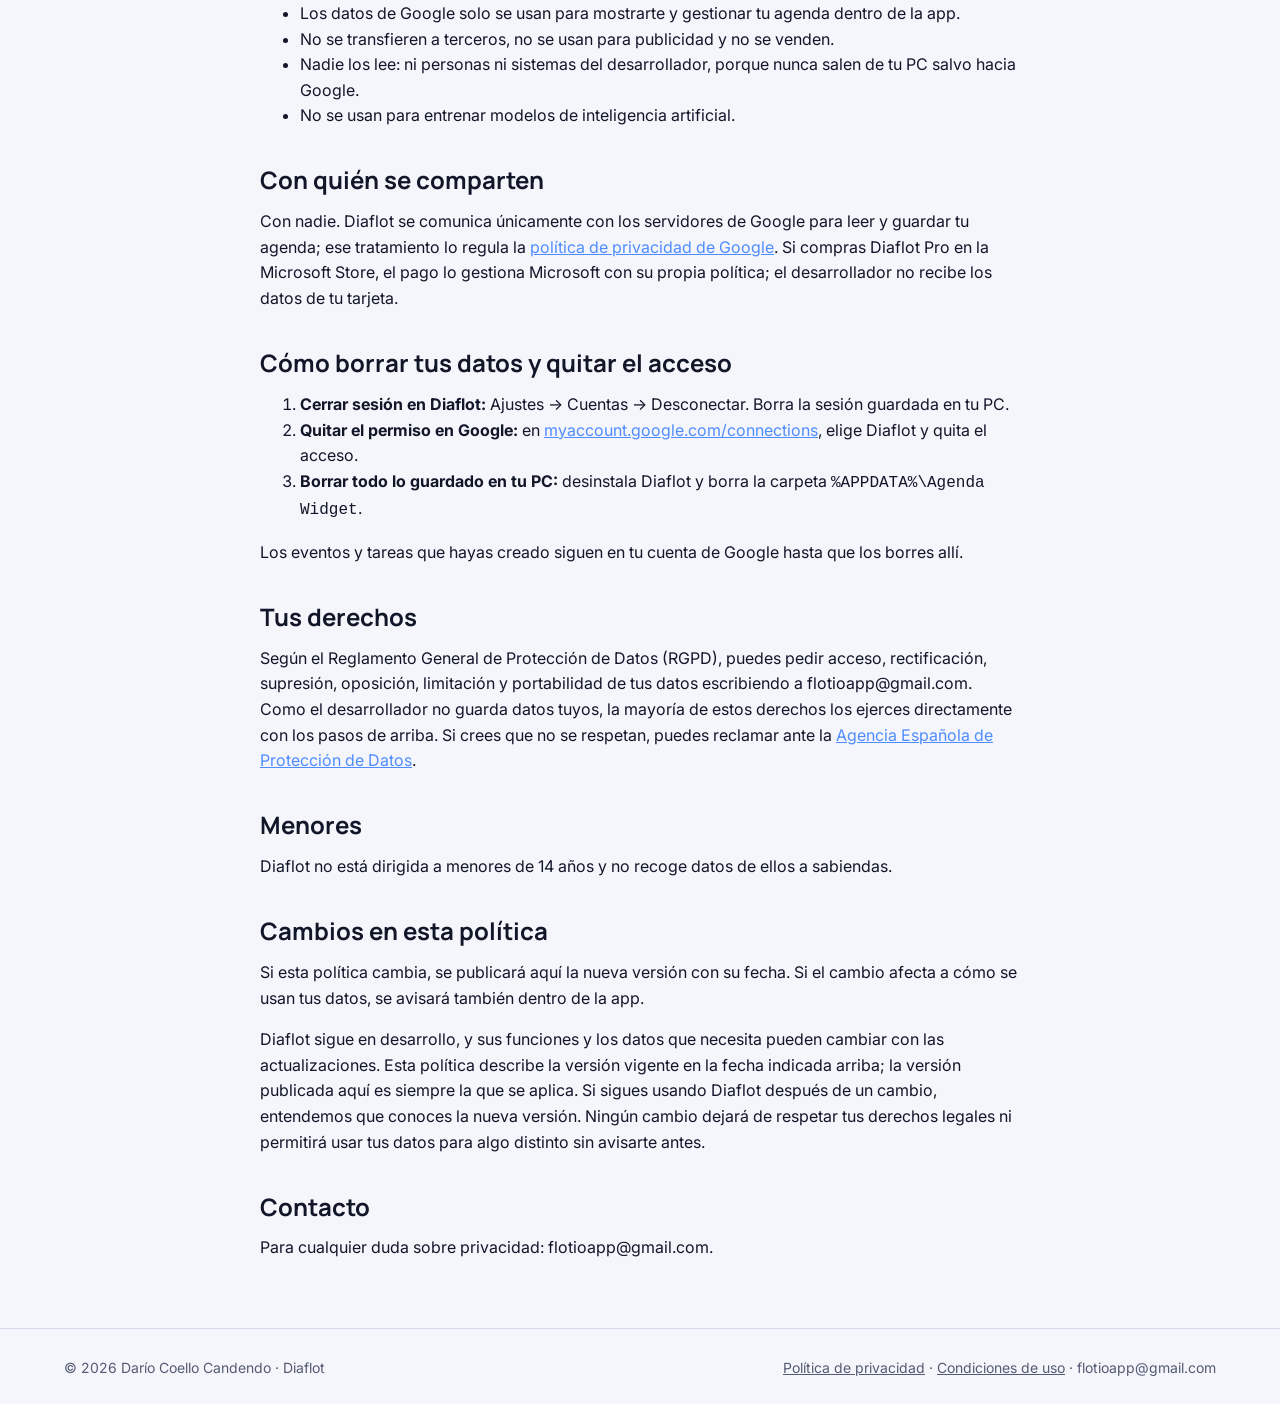
<file: privacidad.html>
<!DOCTYPE html>
<html lang="es"><head><meta charset="utf-8"><meta name="viewport" content="width=device-width,initial-scale=1">
<link rel="preconnect" href="https://fonts.googleapis.com"><link href="https://fonts.googleapis.com/css2?family=Inter:wght@400;600&family=Manrope:wght@700;800&display=swap" rel="stylesheet">
<link rel="stylesheet" href="style.css">
<title>Diaflot – Privacidad</title><link rel="icon" href="favicon.svg" type="image/svg+xml"><link rel="apple-touch-icon" href="apple-touch-icon.png"></head><body>
<header class="top"><a class="logo" href="index.html"><svg viewBox="0 0 1024 1024" aria-hidden="true"><rect width="1024" height="1024" rx="225" fill="#0e1120"/><path fill="#eef1fa" fill-rule="evenodd" d="M286 232H480C652 232 752 350 752 512C752 674 652 792 480 792H286Z M436 376H474C556 376 600 432 600 512C600 592 556 648 474 648H436Z"/><circle cx="786" cy="240" r="78" fill="#ffb547"/></svg> Diaflot</a><nav><a href="index.html#funciones">Funciones</a><a href="index.html#pro">Pro</a><a href="index.html#preguntas">Preguntas</a><a href="privacidad.html">Privacidad</a></nav></header>
<main class="band"><article class="legal">
<h1>Política de privacidad</h1>
<p class="note">Última actualización: 24 de noviembre de 2026</p>
<h2>Resumen</h2>
<p>Diaflot es una agenda para el escritorio de Windows que muestra y edita tu Google Calendar y Google Tasks. Funciona entera en tu PC: no tenemos servidores, no guardamos tus datos y no los vendemos ni los usamos para publicidad.</p>
<ul><li>Tus eventos y tareas viajan solo entre tu PC y Google.</li><li>Tu sesión de Google se guarda cifrada en tu PC.</li><li>Puedes quitarle el acceso a Diaflot cuando quieras desde tu cuenta de Google.</li></ul>
<h2>Responsable</h2>
<p>El responsable de Diaflot es <strong>Darío Coello Candendo</strong>, que publica la app como «Diaflot». Contacto: flotioapp@gmail.com.</p>
<h2>Qué datos usa Diaflot y dónde se guardan</h2>
<p>Diaflot solo pide a Google los permisos que necesita para funcionar. Todo lo que guarda se queda en la carpeta de la app en tu PC.</p>
<table class="stack"><thead><tr><th>Dato</th><th>Para qué</th><th>Dónde se guarda</th></tr></thead><tbody>
<tr><td>Tu nombre, correo y foto de Google</td><td>Mostrar qué cuenta está conectada</td><td>En tu PC</td></tr>
<tr><td>Lista de tus calendarios (solo lectura)</td><td>Elegir en qué calendario guardar y mostrar sus colores</td><td>No se guarda; se pide a Google al usarla</td></tr>
<tr><td>Eventos de Google Calendar</td><td>Mostrarlos, crearlos, editarlos y borrarlos, y avisarte</td><td>No se guardan; se piden a Google al usarlos</td></tr>
<tr><td>Tareas de Google Tasks</td><td>Mostrarlas, crearlas, editarlas, completarlas y avisarte</td><td>No se guardan; se piden a Google al usarlas</td></tr>
<tr><td>Sesión de Google (token de acceso)</td><td>Que no tengas que iniciar sesión cada vez</td><td>En tu PC, cifrada con la protección de Windows</td></tr>
<tr><td>Ajustes, categorías y estado del Pro</td><td>Recordar cómo has configurado la app</td><td>En tu PC</td></tr>
<tr><td>Avisos pospuestos y ya mostrados</td><td>No repetirte el mismo aviso</td><td>En tu PC</td></tr>
</tbody></table>
<p>Algunos datos de tus eventos se guardan dentro del propio evento en tu Google Calendar, en campos privados que solo ve tu cuenta: tipo de anotación, prioridad, importe, año de nacimiento, repetición y categoría. Los avisos de más de 4 semanas crean un evento «🔔» en tu calendario.</p>
<p>Diaflot no usa analíticas, cookies ni publicidad de terceros, y no recoge datos de uso. Si exportas tus gastos, el archivo se guarda solo donde tú elijas.</p>
<h2>Uso de los datos de Google</h2>
<p>El uso que hace Diaflot de la información recibida de las API de Google cumple la <a href="https://developers.google.com/terms/api-services-user-data-policy">Política de datos de usuario de los servicios de API de Google</a>, incluidos los requisitos de uso limitado.</p>
<ul><li>Los datos de Google solo se usan para mostrarte y gestionar tu agenda dentro de la app.</li><li>No se transfieren a terceros, no se usan para publicidad y no se venden.</li><li>Nadie los lee: ni personas ni sistemas del desarrollador, porque nunca salen de tu PC salvo hacia Google.</li><li>No se usan para entrenar modelos de inteligencia artificial.</li></ul>
<h2>Con quién se comparten</h2>
<p>Con nadie. Diaflot se comunica únicamente con los servidores de Google para leer y guardar tu agenda; ese tratamiento lo regula la <a href="https://policies.google.com/privacy">política de privacidad de Google</a>. Si compras Diaflot Pro en la Microsoft Store, el pago lo gestiona Microsoft con su propia política; el desarrollador no recibe los datos de tu tarjeta.</p>
<h2>Cómo borrar tus datos y quitar el acceso</h2>
<ol><li><strong>Cerrar sesión en Diaflot:</strong> Ajustes → Cuentas → Desconectar. Borra la sesión guardada en tu PC.</li><li><strong>Quitar el permiso en Google:</strong> en <a href="https://myaccount.google.com/connections">myaccount.google.com/connections</a>, elige Diaflot y quita el acceso.</li><li><strong>Borrar todo lo guardado en tu PC:</strong> desinstala Diaflot y borra la carpeta <code>%APPDATA%\Agenda Widget</code>.</li></ol>
<p>Los eventos y tareas que hayas creado siguen en tu cuenta de Google hasta que los borres allí.</p>
<h2>Tus derechos</h2>
<p>Según el Reglamento General de Protección de Datos (RGPD), puedes pedir acceso, rectificación, supresión, oposición, limitación y portabilidad de tus datos escribiendo a flotioapp@gmail.com. Como el desarrollador no guarda datos tuyos, la mayoría de estos derechos los ejerces directamente con los pasos de arriba. Si crees que no se respetan, puedes reclamar ante la <a href="https://www.aepd.es">Agencia Española de Protección de Datos</a>.</p>
<h2>Menores</h2>
<p>Diaflot no está dirigida a menores de 14 años y no recoge datos de ellos a sabiendas.</p>
<h2>Cambios en esta política</h2>
<p>Si esta política cambia, se publicará aquí la nueva versión con su fecha. Si el cambio afecta a cómo se usan tus datos, se avisará también dentro de la app.</p>
<p>Diaflot sigue en desarrollo, y sus funciones y los datos que necesita pueden cambiar con las actualizaciones. Esta política describe la versión vigente en la fecha indicada arriba; la versión publicada aquí es siempre la que se aplica. Si sigues usando Diaflot después de un cambio, entendemos que conoces la nueva versión. Ningún cambio dejará de respetar tus derechos legales ni permitirá usar tus datos para algo distinto sin avisarte antes.</p>
<h2>Contacto</h2>
<p>Para cualquier duda sobre privacidad: flotioapp@gmail.com.</p>
</article></main>
<footer><span>© 2026 Darío Coello Candendo · Diaflot</span><span><a href="privacidad.html">Política de privacidad</a> · <a href="condiciones.html">Condiciones de uso</a> · flotioapp@gmail.com</span></footer>
</body></html>
</file>
<file: style.css>
/* VOICE: calma nocturna, producto de escritorio pulido
   IDEA: un escritorio a oscuras con la agenda flotando encima, siempre a la vista
   PICTURE: ventana de escritorio difuminada y el widget Diaflot flotando con su sombra
   COLOUR and TYPE: noche #0e1120, azul Google #4f8cff, ámbar de aviso #ffb547; Manrope + Inter
   LAYOUT: cabecera, escena grande, funciones en filas, banda Pro, pie con legales */
:root{color-scheme:light dark;--bg:light-dark(#f4f6fb,#0e1120);--bg2:light-dark(#e8ecf6,#151a2e);--card:light-dark(#ffffff,#1b2138);--ink:light-dark(#121629,#eef1fa);--mute:light-dark(#545b73,#a3abc4);--line:light-dark(#d5dbea,#2a3150);--acc:#4f8cff;--warm:#ffb547}
:root[data-theme=light]{color-scheme:light}:root[data-theme=dark]{color-scheme:dark}
*{box-sizing:border-box;min-width:0}
body{margin:0;background:var(--bg);color:var(--ink);font:16px/1.6 Inter,system-ui,sans-serif;overflow-x:clip}
h1,h2,h3{font-family:Manrope,Inter,sans-serif;line-height:1.08;text-wrap:balance;margin:0 0 .5em}
h1{font-size:clamp(34px,5vw,52px);font-weight:800}h2{font-size:clamp(26px,3.2vw,34px);font-weight:700}h3{font-size:18px;font-weight:700}
a{color:var(--acc)}a:focus-visible,button:focus-visible{outline:3px solid var(--acc);outline-offset:3px}
.wrap{max-width:1180px;margin:0 auto}
.band{padding:clamp(28px,4vw,64px) max(5vw,16px)}
header.top{display:flex;flex-wrap:wrap;gap:12px 24px;align-items:center;justify-content:space-between;padding:18px max(5vw,16px);border-bottom:1px solid var(--line)}
.logo{display:flex;align-items:center;gap:10px;font:800 20px Manrope,sans-serif;color:var(--ink);text-decoration:none}
.logo svg{width:30px;height:30px}
nav{display:flex;flex-wrap:wrap;gap:6px 18px}nav a{color:var(--mute);text-decoration:none;padding:10px 0}nav a:hover{color:var(--ink)}
.hero{display:grid;grid-template-columns:minmax(0,5fr) minmax(0,6fr);gap:clamp(24px,4vw,56px);align-items:center}
.lead{font-size:18px;color:var(--mute);max-width:34em}
.cta{display:flex;flex-wrap:wrap;gap:12px;margin-top:24px}
.btn{display:inline-flex;align-items:center;min-height:44px;padding:0 20px;border-radius:10px;font-weight:600;text-decoration:none;border:1px solid var(--line);color:var(--ink)}
.btn.main{background:var(--acc);border-color:var(--acc);color:#fff}
.note{font-size:13px;color:var(--mute);margin-top:12px}
.scene{position:relative;aspect-ratio:6/5;border-radius:18px;overflow:hidden;background:linear-gradient(160deg,#1d2650,#0b0e1c 70%)}
.scene svg{position:absolute;inset:0;width:100%;height:100%}
.feats{display:grid;grid-template-columns:repeat(auto-fit,minmax(min(100%,300px),1fr));gap:18px}
.feat{background:var(--card);border:1px solid var(--line);border-radius:14px;padding:22px}
.feat p{margin:0;color:var(--mute)}
.ico{width:36px;height:36px;border-radius:9px;display:grid;place-items:center;margin-bottom:12px;background:color-mix(in srgb,var(--acc) 16%,transparent);color:var(--acc);font:700 16px Manrope,sans-serif}
.pro{background:var(--bg2)}
.cols{display:grid;grid-template-columns:repeat(auto-fit,minmax(min(100%,320px),1fr));gap:24px}
ul.ticks{list-style:none;padding:0;margin:0}ul.ticks li{padding:6px 0 6px 28px;position:relative}ul.ticks li::before{content:"";position:absolute;left:4px;top:13px;width:10px;height:6px;border:2px solid var(--acc);border-top:0;border-right:0;transform:rotate(-45deg)}
.faq details{border-bottom:1px solid var(--line);padding:14px 0}.faq summary{cursor:pointer;font-weight:600;min-height:28px}.faq p{color:var(--mute);margin:10px 0 0}
footer{padding:28px max(5vw,16px);border-top:1px solid var(--line);color:var(--mute);font-size:14px;display:flex;flex-wrap:wrap;gap:10px 24px;justify-content:space-between}
footer a{color:var(--mute)}
.legal{max-width:760px;margin:0 auto}.legal h2{font-size:24px;margin-top:1.6em}.legal p,.legal li{color:var(--ink)}
table{width:100%;border-collapse:collapse;font-size:15px}th,td{text-align:left;padding:10px 8px;border-bottom:1px solid var(--line);vertical-align:top}th{font-weight:600;color:var(--mute)}
@media(prefers-reduced-motion:no-preference){.float{animation:bob 6s ease-in-out infinite}@keyframes bob{50%{transform:translateY(-6px)}}}
@media(max-width:760px){.hero{grid-template-columns:minmax(0,1fr)}}
@media(max-width:600px){table{font-size:13px}.stack thead{display:none}.stack tr{display:grid;padding-block:10px}.stack td{display:flow-root;border:0;padding:3px 0;padding-inline-start:8em}.stack td::before{content:attr(data-l);float:inline-start;width:7.5em;margin-inline-start:-8em;color:var(--mute)}}
/* --- capa de marketing --- */
header.top{position:sticky;top:0;z-index:5;background:color-mix(in srgb,var(--bg) 88%,transparent);backdrop-filter:blur(10px)}
.navcta{display:inline-flex;align-items:center;min-height:40px;padding:0 16px;border-radius:999px;background:var(--acc);color:#fff!important;font-weight:600;text-decoration:none}
.hero-band{background:radial-gradient(1200px 600px at 85% 10%,color-mix(in srgb,var(--acc) 22%,transparent),transparent 60%),var(--bg)}
.trust{display:flex;flex-wrap:wrap;gap:8px 20px;margin-top:22px;padding:0;list-style:none;color:var(--mute);font-size:14px}
.trust li{display:flex;align-items:center;gap:8px}.trust li::before{content:"";width:8px;height:8px;border-radius:50%;background:#3ecf8e}
.store{display:inline-flex;align-items:center;gap:10px;min-height:48px;padding:0 18px;border-radius:12px;background:var(--ink);color:var(--bg);font-weight:600;text-decoration:none}
.store small{display:block;font-weight:400;font-size:11px;opacity:.75;line-height:1.1}.store span{line-height:1.15}
.kicker{font-weight:600;color:var(--acc);margin:0 0 8px}
.center{text-align:center;margin-inline:auto}.center .lead{margin-inline:auto}
.pain{display:grid;grid-template-columns:repeat(auto-fit,minmax(min(100%,260px),1fr));gap:18px;margin-top:28px}
.pain div{padding:20px;border-radius:14px;border:1px solid var(--line);background:var(--card)}
.pain b{display:block;font:700 17px Manrope,sans-serif;margin-bottom:6px}.pain p{margin:0;color:var(--mute)}
.steps{counter-reset:s;display:grid;grid-template-columns:repeat(auto-fit,minmax(min(100%,240px),1fr));gap:18px;margin-top:28px;padding:0;list-style:none}
.steps li{counter-increment:s;padding:22px;border-radius:14px;background:var(--card);border:1px solid var(--line)}
.steps li::before{content:counter(s);display:grid;place-items:center;width:34px;height:34px;border-radius:50%;background:var(--acc);color:#fff;font:800 15px Manrope,sans-serif;margin-bottom:12px}
.steps b{display:block;font:700 17px Manrope,sans-serif;margin-bottom:4px}.steps p{margin:0;color:var(--mute)}
.split{display:grid;grid-template-columns:minmax(0,1fr) minmax(0,1fr);gap:clamp(24px,5vw,72px);align-items:center;padding-block:clamp(24px,3vw,40px)}
.split.rev>:first-child{order:2}
.vis{border-radius:18px;background:linear-gradient(160deg,#1d2650,#0b0e1c 75%);padding:clamp(18px,3vw,32px);min-height:260px;display:grid;place-items:center}
.vis svg{width:100%;height:auto;max-width:440px}
.split ul.ticks{margin-top:14px}
.privacy{background:#0b0e1c;color:#eef1fa}.privacy .lead,.privacy p{color:#a3abc4}
.privacy .pain div{background:#151a2e;border-color:#2a3150}.privacy .pain p{color:#a3abc4}
.plans{display:grid;grid-template-columns:repeat(auto-fit,minmax(min(100%,300px),1fr));gap:20px;margin-top:28px;align-items:start}
.plan{border:1px solid var(--line);border-radius:18px;padding:26px;background:var(--card)}
.plan.best{border:2px solid var(--acc);box-shadow:0 20px 50px -24px color-mix(in srgb,var(--acc) 60%,transparent)}
.plan h3{font-size:22px;margin-bottom:4px}.plan .sub{color:var(--mute);margin:0 0 16px}
.tag{display:inline-block;font-size:12px;font-weight:600;color:#fff;background:var(--acc);padding:3px 10px;border-radius:999px;margin-bottom:10px}
.final{text-align:center;background:linear-gradient(135deg,#2f6be0,#4f8cff 55%,#7aa8ff);color:#fff;border-radius:24px;margin:0 max(5vw,16px) clamp(28px,4vw,64px);padding:clamp(32px,5vw,64px) 20px}
.final .lead{color:#e8efff;margin-inline:auto}.final .store{background:#fff;color:#14203f}
@media(max-width:760px){.split{grid-template-columns:minmax(0,1fr)}.split.rev>:first-child{order:0}}
</file>
